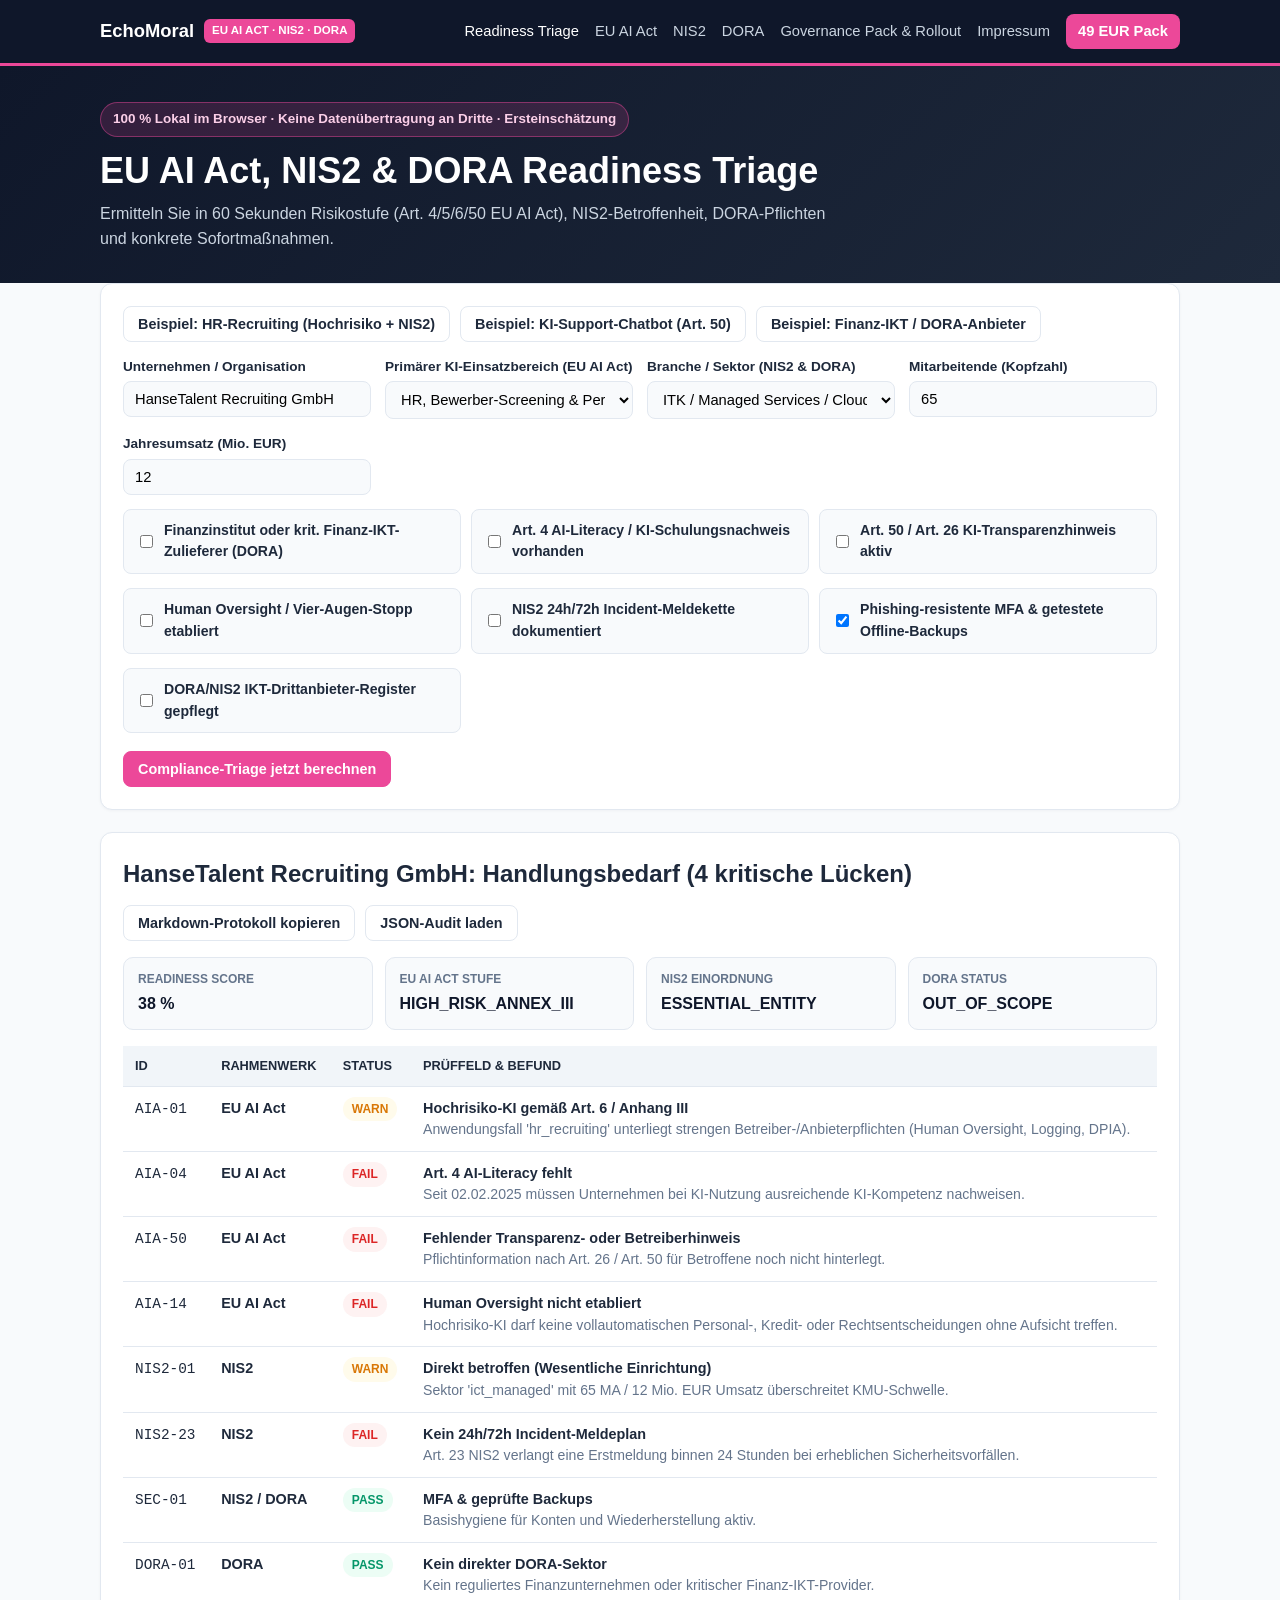
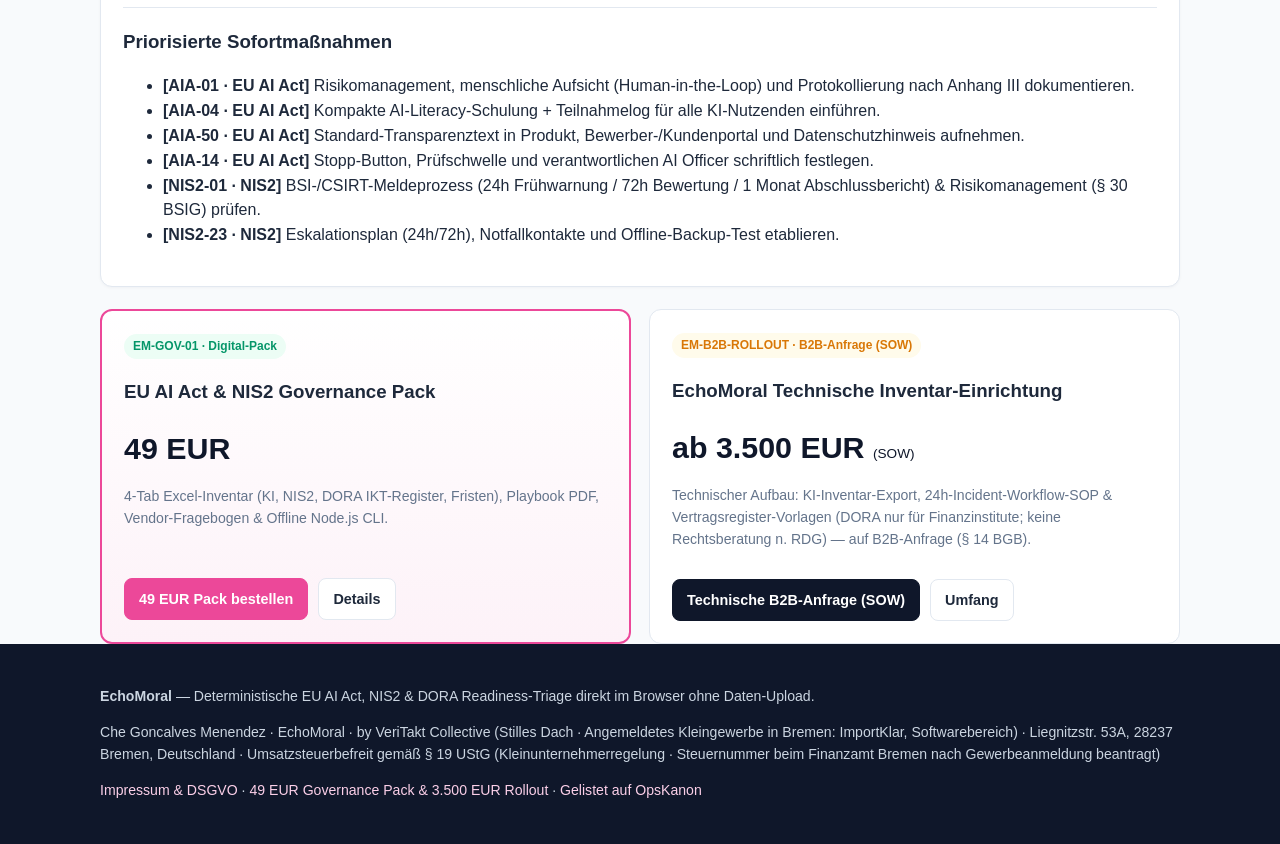
<file: index.html>
<!DOCTYPE html>
<html lang="de">
<head>
  <meta charset="utf-8" />
  <meta name="viewport" content="width=device-width, initial-scale=1" />
  <title>EchoMoral — EU AI Act, NIS2 &amp; DORA Compliance-OS (100 % lokal)</title>
  <meta name="description" content="Deterministische EU AI Act, NIS2 &amp; DORA Readiness-Triage direkt im Browser ohne Daten-Upload." />
  <link rel="canonical" href="https://cheresonanz-design.github.io/echomoral-compliance/" />
  <link rel="stylesheet" href="assets/styles.css" />
  <script type="application/ld+json">{"@context": "https://schema.org", "@type": "SoftwareApplication", "name": "EchoMoral EU AI Act, NIS2 & DORA Compliance Triage", "applicationCategory": "BusinessApplication", "operatingSystem": "Web Browser (Client-Side)", "offers": {"@type": "Offer", "price": "0", "priceCurrency": "EUR"}, "url": "https://cheresonanz-design.github.io/echomoral-compliance/"}</script>
</head>
<body>
  <header class="topbar no-print">
    <div class="container topbar-inner">
      <a class="brand-mark" href="index.html">
        <span>EchoMoral</span>
        <span class="brand-badge">EU AI ACT · NIS2 · DORA</span>
      </a>
      <nav class="nav-links" aria-label="Hauptnavigation">
        <a href="index.html" class="active">Readiness Triage</a>
<a href="eu-ai-act-check/" class="">EU AI Act</a>
<a href="nis2-checkliste/" class="">NIS2</a>
<a href="dora-readiness/" class="">DORA</a>
<a href="pro/" class="">Governance Pack & Rollout</a>
<a href="legal/" class="">Impressum</a>
        <a href="pro/" class="nav-cta">49 EUR Pack</a>
      </nav>
    </div>
  </header>
  
  <section class="hero">
    <div class="container">
      <div class="privacy-pill">100 % Lokal im Browser · Keine Datenübertragung an Dritte · Ersteinschätzung</div>
      <h1>EU AI Act, NIS2 &amp; DORA Readiness Triage</h1>
      <p>Ermitteln Sie in 60 Sekunden Risikostufe (Art. 4/5/6/50 EU AI Act), NIS2-Betroffenheit, DORA-Pflichten und konkrete Sofortmaßnahmen.</p>
    </div>
  </section>
  <main class="container">
    <div class="card no-print">
      <div class="btn-row" style="margin-top:0;margin-bottom:14px;">
        <button type="button" class="btn" id="sampleHrBtn">Beispiel: HR-Recruiting (Hochrisiko + NIS2)</button>
        <button type="button" class="btn" id="sampleBotBtn">Beispiel: KI-Support-Chatbot (Art. 50)</button>
        <button type="button" class="btn" id="sampleDoraBtn">Beispiel: Finanz-IKT / DORA-Anbieter</button>
      </div>
      <div class="form-grid">
        <div>
          <label for="orgName">Unternehmen / Organisation</label>
          <input type="text" id="orgName" value="Muster Mittelstand GmbH" />
        </div>
        <div>
          <label for="aiDomain">Primärer KI-Einsatzbereich (EU AI Act)</label>
          <select id="aiDomain">
            <option value="none">Kein produktives KI-System</option>
            <option value="hr_recruiting">HR, Bewerber-Screening &amp; Personal (Anhang III Hochrisiko)</option>
            <option value="credit_insurance">Kredit-Scoring / Versicherungs-Tarifierung (Hochrisiko)</option>
            <option value="biometric_id">Biometrische Identifizierung (Hochrisiko)</option>
            <option value="critical_infra">Kritische Infrastruktur / Energie / Verkehr (Hochrisiko)</option>
            <option value="education_vocational">Bildung / Prüfungsbewertung (Hochrisiko)</option>
            <option value="justice_law">Recht / Justiz-Unterstützung (Hochrisiko)</option>
            <option value="chatbot_assistant">Kunden-Chatbot / KI-Assistent (Art. 50 Transparenz)</option>
            <option value="synthetic_media">Synthetische Medien / Audio / Video (Art. 50)</option>
            <option value="standard_ops">Interne Büro-/Workflow-Automatisierung (Minimal Risk)</option>
            <option value="social_scoring">Social Scoring / Bewertung natürlicher Personen (Art. 5 Verbot)</option>
            <option value="emotion_workplace_edu">Emotionserkennung am Arbeitsplatz/Schule (Art. 5 Verbot)</option>
          </select>
        </div>
        <div>
          <label for="sectorSelect">Branche / Sektor (NIS2 &amp; DORA)</label>
          <select id="sectorSelect">
            <option value="other">Sonstiges B2B / Beratung / Agentur</option>
            <option value="ict_managed">ITK / Managed Services / Cloud-SaaS (NIS2 Wesentlich)</option>
            <option value="finance_banking">Finanzwesen / Banken / regulierter Finanz-ITK (DORA + NIS2)</option>
            <option value="health">Gesundheitswesen / Praxen / MedTech (NIS2 Wesentlich)</option>
            <option value="energy">Energie / Versorgung (NIS2 Wesentlich)</option>
            <option value="transport">Transport &amp; Logistik (NIS2 Wesentlich)</option>
            <option value="digital_infra">Digitale Infrastruktur / Rechenzentren (NIS2 Wesentlich)</option>
            <option value="manufacturing">Verarbeitendes Gewerbe / Maschinenbau (NIS2 Wichtig)</option>
            <option value="digital_providers">Online-Marktplätze / SaaS-Plattformen (NIS2 Wichtig)</option>
          </select>
        </div>
        <div>
          <label for="employeesInput">Mitarbeitende (Kopfzahl)</label>
          <input type="number" id="employeesInput" min="1" value="65" />
        </div>
        <div>
          <label for="revenueInput">Jahresumsatz (Mio. EUR)</label>
          <input type="number" id="revenueInput" min="0" step="0.1" value="12" />
        </div>
      </div>

      <div class="checks-grid">
        <label class="check-item"><input type="checkbox" id="doraCheck" /> Finanzinstitut oder krit. Finanz-IKT-Zulieferer (DORA)</label>
        <label class="check-item"><input type="checkbox" id="ctrlLiteracy" /> Art. 4 AI-Literacy / KI-Schulungsnachweis vorhanden</label>
        <label class="check-item"><input type="checkbox" id="ctrlTransparency" /> Art. 50 / Art. 26 KI-Transparenzhinweis aktiv</label>
        <label class="check-item"><input type="checkbox" id="ctrlOversight" /> Human Oversight / Vier-Augen-Stopp etabliert</label>
        <label class="check-item"><input type="checkbox" id="ctrlIncident" /> NIS2 24h/72h Incident-Meldekette dokumentiert</label>
        <label class="check-item"><input type="checkbox" id="ctrlMfa" /> Phishing-resistente MFA &amp; getestete Offline-Backups</label>
        <label class="check-item"><input type="checkbox" id="ctrlVendor" /> DORA/NIS2 IKT-Drittanbieter-Register gepflegt</label>
      </div>

      <div class="btn-row">
        <button type="button" class="btn btn-primary" id="runTriageBtn">Compliance-Triage jetzt berechnen</button>
      </div>
    </div>

    <div id="resultCard" class="card hidden">
      <div style="display:flex;flex-wrap:wrap;justify-content:space-between;align-items:center;gap:12px;">
        <h2 id="resultHeadline" style="margin:0;">Ergebnis</h2>
        <div class="btn-row no-print" style="margin:0;">
          <button type="button" class="btn" id="copyMdBtn">Markdown-Protokoll kopieren</button>
          <button type="button" class="btn" id="dlJsonBtn">JSON-Audit laden</button>
        </div>
      </div>
      <div class="kpi-grid">
        <div class="kpi-box"><div class="kpi-label">Readiness Score</div><div class="kpi-val" id="scoreKpi">-</div></div>
        <div class="kpi-box"><div class="kpi-label">EU AI Act Stufe</div><div class="kpi-val" id="aiTierKpi">-</div></div>
        <div class="kpi-box"><div class="kpi-label">NIS2 Einordnung</div><div class="kpi-val" id="nis2Kpi">-</div></div>
        <div class="kpi-box"><div class="kpi-label">DORA Status</div><div class="kpi-val" id="doraKpi">-</div></div>
      </div>
      <div class="table-wrap">
        <table>
          <thead><tr><th>ID</th><th>Rahmenwerk</th><th>Status</th><th>Prüffeld &amp; Befund</th></tr></thead>
          <tbody id="checksBody"></tbody>
        </table>
      </div>
      <h3>Priorisierte Sofortmaßnahmen</h3>
      <ul id="remediationList"></ul>
    </div>

    <div class="pricing-grid no-print">
      <div class="offer-card highlight">
        <div>
          <span class="badge badge-pass">EM-GOV-01 · Digital-Pack</span>
          <h3>EU AI Act &amp; NIS2 Governance Pack</h3>
          <div class="offer-price">49 EUR</div>
          <p class="muted">4-Tab Excel-Inventar (KI, NIS2, DORA IKT-Register, Fristen), Playbook PDF, Vendor-Fragebogen &amp; Offline Node.js CLI.</p>
        </div>
        <div class="btn-row">
          <a href="https://payhip.com/b/0EGUK" class="btn btn-primary">49 EUR Pack bestellen</a>
          <a href="pro/" class="btn">Details</a>
        </div>
      </div>
      <div class="offer-card">
        <div>
          <span class="badge badge-warn">EM-B2B-ROLLOUT · B2B-Anfrage (SOW)</span>
          <h3>EchoMoral Technische Inventar-Einrichtung</h3>
          <div class="offer-price">ab 3.500 EUR <span style="font-size:0.85rem;font-weight:500;">(SOW)</span></div>
          <p class="muted">Technischer Aufbau: KI-Inventar-Export, 24h-Incident-Workflow-SOP &amp; Vertragsregister-Vorlagen (DORA nur für Finanzinstitute; keine Rechtsberatung n. RDG) — auf B2B-Anfrage (§ 14 BGB).</p>
        </div>
        <div class="btn-row">
          <a href="mailto:che.resonanz@gmail.com?subject=Anfrage%20EchoMoral%20Compliance-OS%20Rollout%20%283.500%20EUR%29" class="btn btn-dark">Technische B2B-Anfrage (SOW)</a>
          <a href="pro/" class="btn">Umfang</a>
        </div>
      </div>
    </div>
  </main>

  <footer class="footer no-print">
    <div class="container">
      <p><strong>EchoMoral</strong> — Deterministische EU AI Act, NIS2 &amp; DORA Readiness-Triage direkt im Browser ohne Daten-Upload.</p>
      <p>Che Goncalves Menendez · EchoMoral · by VeriTakt Collective (Stilles Dach · Angemeldetes Kleingewerbe in Bremen: ImportKlar, Softwarebereich) · Liegnitzstr. 53A, 28237 Bremen, Deutschland · Umsatzsteuerbefreit gemäß § 19 UStG (Kleinunternehmerregelung · Steuernummer beim Finanzamt Bremen nach Gewerbeanmeldung beantragt)</p>
      <p>
        <a href="legal/">Impressum &amp; DSGVO</a> ·
        <a href="pro/">49 EUR Governance Pack &amp; 3.500 EUR Rollout</a> ·
        <a href="https://cheresonanz-design.github.io/opskanon-directory/" target="_blank" rel="noopener">Gelistet auf OpsKanon</a>
      </p>
    </div>
  </footer>
  <script src="assets/compliance_engine.js"></script><script src="assets/app.js"></script>
</body>
</html>
</file>
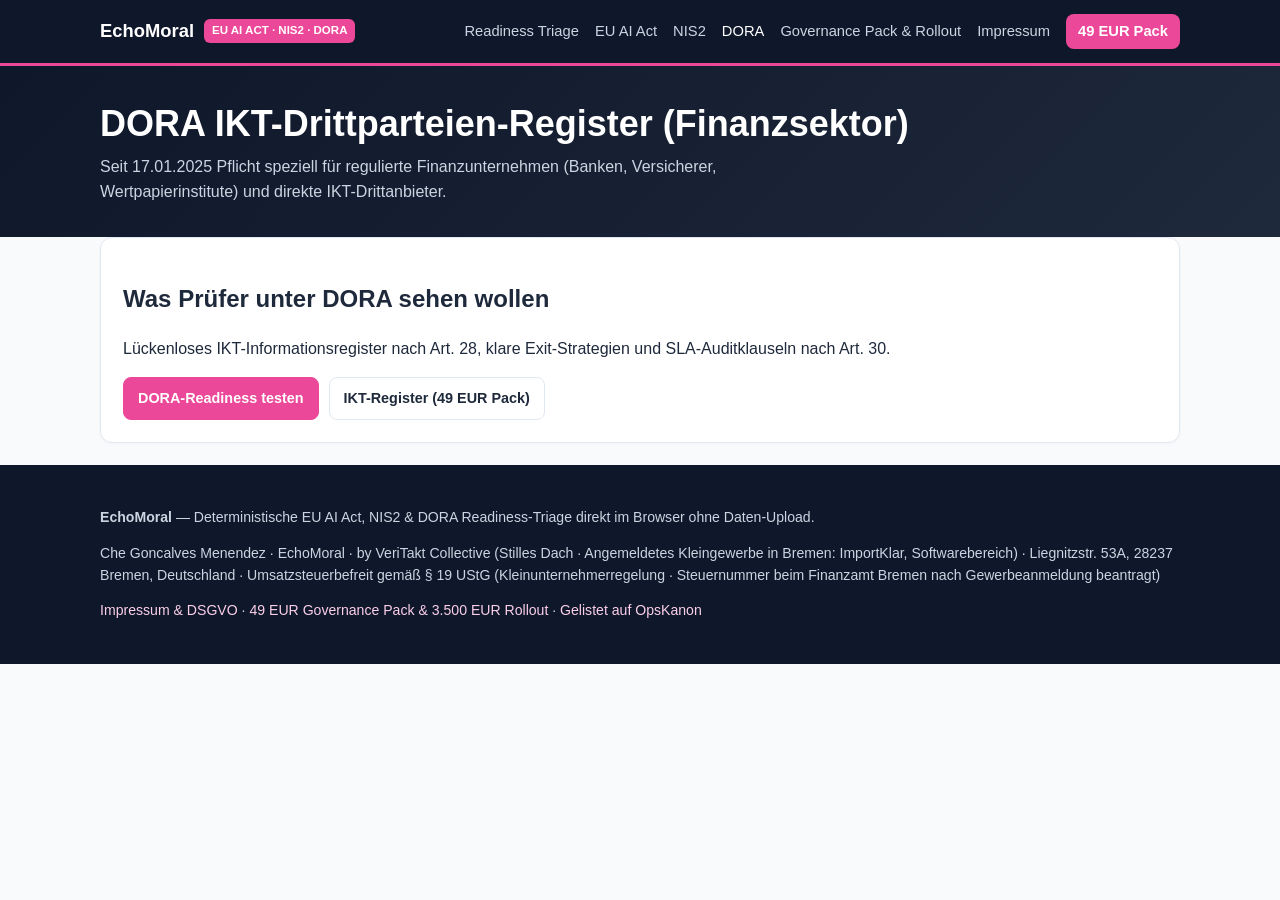
<file: dora-readiness/index.html>
<!DOCTYPE html>
<html lang="de">
<head>
  <meta charset="utf-8" />
  <meta name="viewport" content="width=device-width, initial-scale=1" />
  <title>DORA IKT-Drittparteienregister &amp; Readiness — EchoMoral</title>
  <meta name="description" content="DORA Art. 28 Informationsregister-Vorlage &amp; Exit-Checkliste für regulierte Finanzinstitute und deren direkte IKT-Drittdienstleister." />
  <link rel="canonical" href="https://cheresonanz-design.github.io/echomoral-compliance/dora-readiness/" />
  <link rel="stylesheet" href="../assets/styles.css" />
  
</head>
<body>
  <header class="topbar no-print">
    <div class="container topbar-inner">
      <a class="brand-mark" href="../index.html">
        <span>EchoMoral</span>
        <span class="brand-badge">EU AI ACT · NIS2 · DORA</span>
      </a>
      <nav class="nav-links" aria-label="Hauptnavigation">
        <a href="../index.html" class="">Readiness Triage</a>
<a href="../eu-ai-act-check/" class="">EU AI Act</a>
<a href="../nis2-checkliste/" class="">NIS2</a>
<a href="../dora-readiness/" class="active">DORA</a>
<a href="../pro/" class="">Governance Pack & Rollout</a>
<a href="../legal/" class="">Impressum</a>
        <a href="../pro/" class="nav-cta">49 EUR Pack</a>
      </nav>
    </div>
  </header>
  
  <section class="hero"><div class="container"><h1>DORA IKT-Drittparteien-Register (Finanzsektor)</h1><p>Seit 17.01.2025 Pflicht speziell für regulierte Finanzunternehmen (Banken, Versicherer, Wertpapierinstitute) und direkte IKT-Drittanbieter.</p></div></section>
  <main class="container"><div class="card">
    <h2>Was Prüfer unter DORA sehen wollen</h2>
    <p>Lückenloses IKT-Informationsregister nach Art. 28, klare Exit-Strategien und SLA-Auditklauseln nach Art. 30.</p>
    <div class="btn-row"><a href="../index.html" class="btn btn-primary">DORA-Readiness testen</a><a href="../pro/" class="btn">IKT-Register (49 EUR Pack)</a></div>
  </div></main>
  <footer class="footer no-print">
    <div class="container">
      <p><strong>EchoMoral</strong> — Deterministische EU AI Act, NIS2 &amp; DORA Readiness-Triage direkt im Browser ohne Daten-Upload.</p>
      <p>Che Goncalves Menendez · EchoMoral · by VeriTakt Collective (Stilles Dach · Angemeldetes Kleingewerbe in Bremen: ImportKlar, Softwarebereich) · Liegnitzstr. 53A, 28237 Bremen, Deutschland · Umsatzsteuerbefreit gemäß § 19 UStG (Kleinunternehmerregelung · Steuernummer beim Finanzamt Bremen nach Gewerbeanmeldung beantragt)</p>
      <p>
        <a href="../legal/">Impressum &amp; DSGVO</a> ·
        <a href="../pro/">49 EUR Governance Pack &amp; 3.500 EUR Rollout</a> ·
        <a href="https://cheresonanz-design.github.io/opskanon-directory/" target="_blank" rel="noopener">Gelistet auf OpsKanon</a>
      </p>
    </div>
  </footer>
  
</body>
</html>
</file>
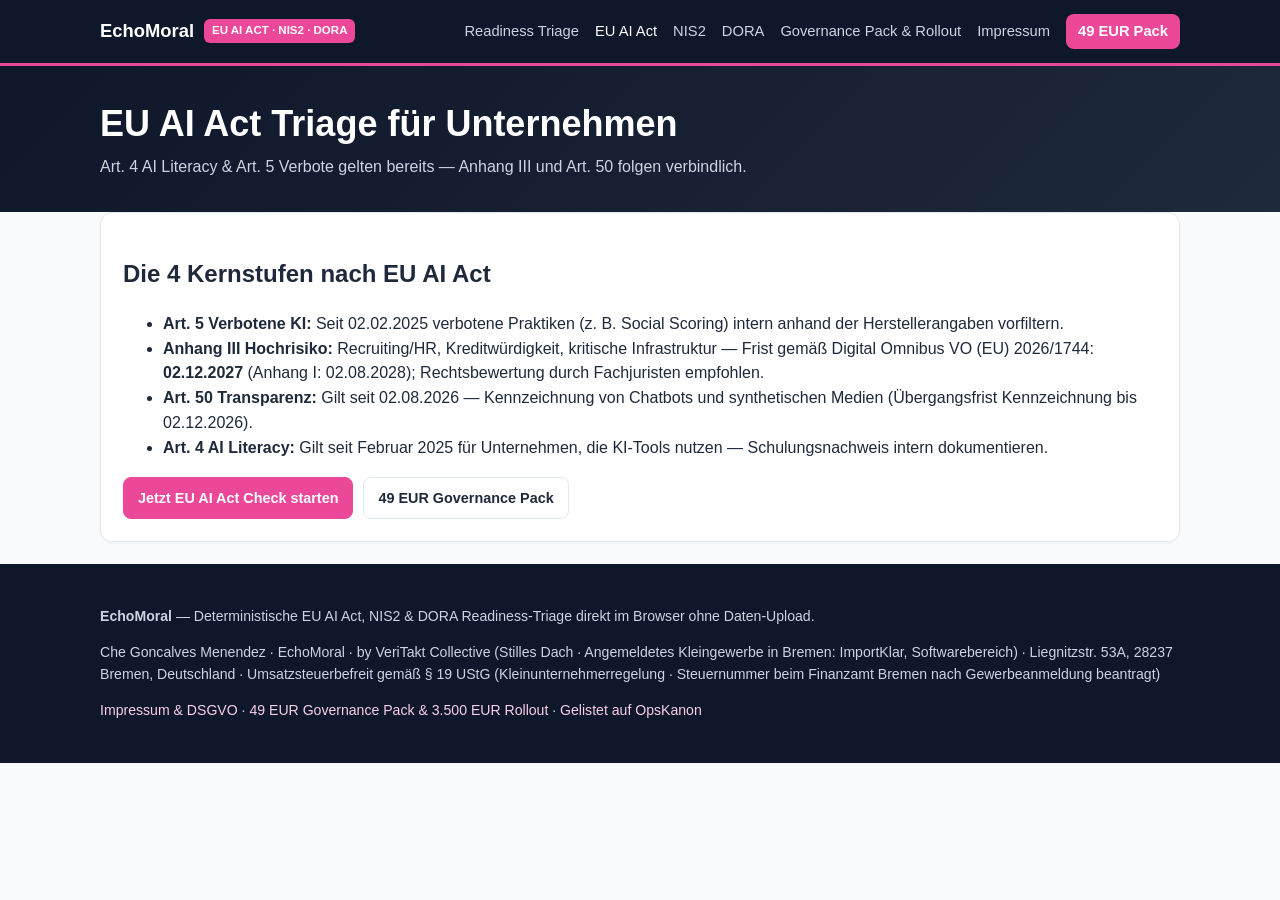
<file: eu-ai-act-check/index.html>
<!DOCTYPE html>
<html lang="de">
<head>
  <meta charset="utf-8" />
  <meta name="viewport" content="width=device-width, initial-scale=1" />
  <title>EU AI Act Check 2025/2026 (Art. 4, 5, 6 &amp; 50) — EchoMoral</title>
  <meta name="description" content="Prüfen Sie verbotene Praktiken, AI Literacy Pflicht (seit 02.02.2025), Anhang-III-Hochrisiko und Art. 50 Transparenz lokal im Browser." />
  <link rel="canonical" href="https://cheresonanz-design.github.io/echomoral-compliance/eu-ai-act-check/" />
  <link rel="stylesheet" href="../assets/styles.css" />
  
</head>
<body>
  <header class="topbar no-print">
    <div class="container topbar-inner">
      <a class="brand-mark" href="../index.html">
        <span>EchoMoral</span>
        <span class="brand-badge">EU AI ACT · NIS2 · DORA</span>
      </a>
      <nav class="nav-links" aria-label="Hauptnavigation">
        <a href="../index.html" class="">Readiness Triage</a>
<a href="../eu-ai-act-check/" class="active">EU AI Act</a>
<a href="../nis2-checkliste/" class="">NIS2</a>
<a href="../dora-readiness/" class="">DORA</a>
<a href="../pro/" class="">Governance Pack & Rollout</a>
<a href="../legal/" class="">Impressum</a>
        <a href="../pro/" class="nav-cta">49 EUR Pack</a>
      </nav>
    </div>
  </header>
  
  <section class="hero"><div class="container"><h1>EU AI Act Triage für Unternehmen</h1><p>Art. 4 AI Literacy &amp; Art. 5 Verbote gelten bereits — Anhang III und Art. 50 folgen verbindlich.</p></div></section>
  <main class="container"><div class="card">
    <h2>Die 4 Kernstufen nach EU AI Act</h2>
    <ul>
      <li><strong>Art. 5 Verbotene KI:</strong> Seit 02.02.2025 verbotene Praktiken (z. B. Social Scoring) intern anhand der Herstellerangaben vorfiltern.</li>
      <li><strong>Anhang III Hochrisiko:</strong> Recruiting/HR, Kreditwürdigkeit, kritische Infrastruktur — Frist gemäß Digital Omnibus VO (EU) 2026/1744: <strong>02.12.2027</strong> (Anhang I: 02.08.2028); Rechtsbewertung durch Fachjuristen empfohlen.</li>
      <li><strong>Art. 50 Transparenz:</strong> Gilt seit 02.08.2026 — Kennzeichnung von Chatbots und synthetischen Medien (Übergangsfrist Kennzeichnung bis 02.12.2026).</li>
      <li><strong>Art. 4 AI Literacy:</strong> Gilt seit Februar 2025 für Unternehmen, die KI-Tools nutzen — Schulungsnachweis intern dokumentieren.</li>
    </ul>
    <div class="btn-row"><a href="../index.html" class="btn btn-primary">Jetzt EU AI Act Check starten</a><a href="../pro/" class="btn">49 EUR Governance Pack</a></div>
  </div></main>
  <footer class="footer no-print">
    <div class="container">
      <p><strong>EchoMoral</strong> — Deterministische EU AI Act, NIS2 &amp; DORA Readiness-Triage direkt im Browser ohne Daten-Upload.</p>
      <p>Che Goncalves Menendez · EchoMoral · by VeriTakt Collective (Stilles Dach · Angemeldetes Kleingewerbe in Bremen: ImportKlar, Softwarebereich) · Liegnitzstr. 53A, 28237 Bremen, Deutschland · Umsatzsteuerbefreit gemäß § 19 UStG (Kleinunternehmerregelung · Steuernummer beim Finanzamt Bremen nach Gewerbeanmeldung beantragt)</p>
      <p>
        <a href="../legal/">Impressum &amp; DSGVO</a> ·
        <a href="../pro/">49 EUR Governance Pack &amp; 3.500 EUR Rollout</a> ·
        <a href="https://cheresonanz-design.github.io/opskanon-directory/" target="_blank" rel="noopener">Gelistet auf OpsKanon</a>
      </p>
    </div>
  </footer>
  
</body>
</html>
</file>
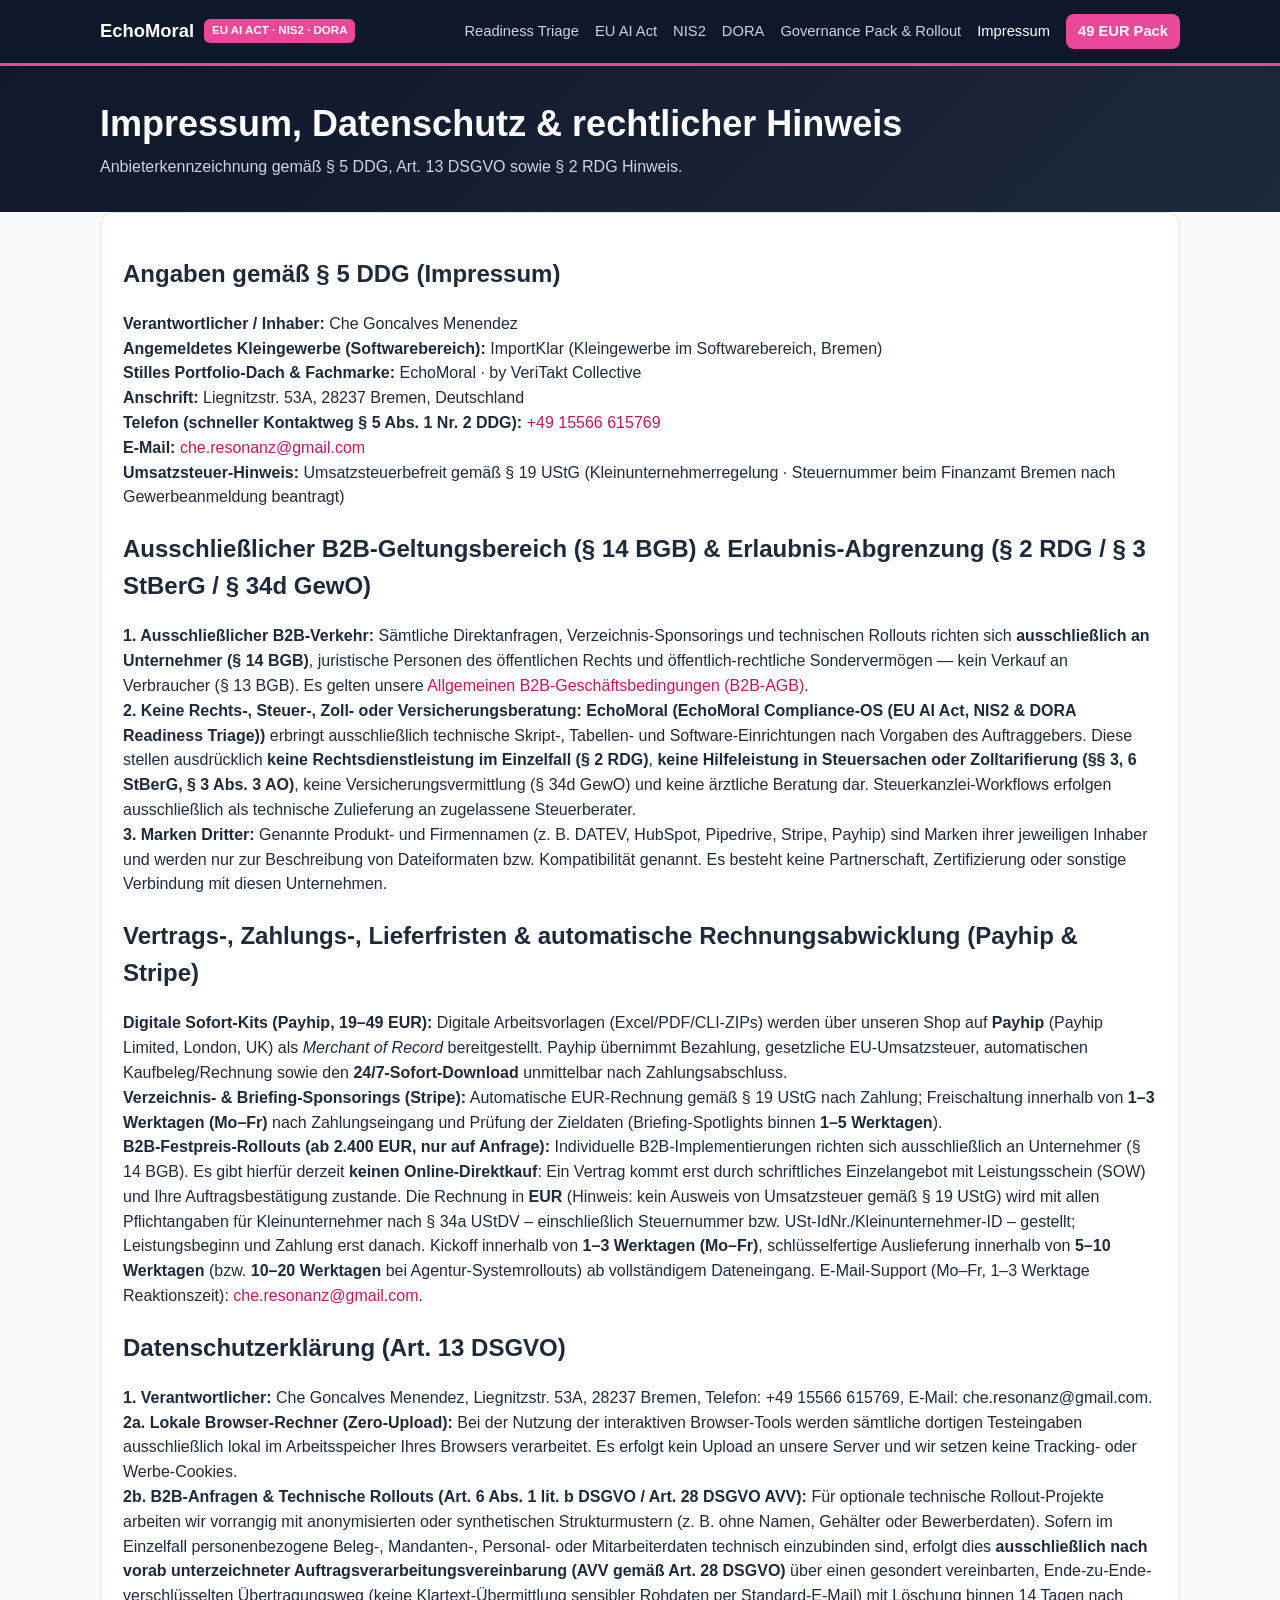
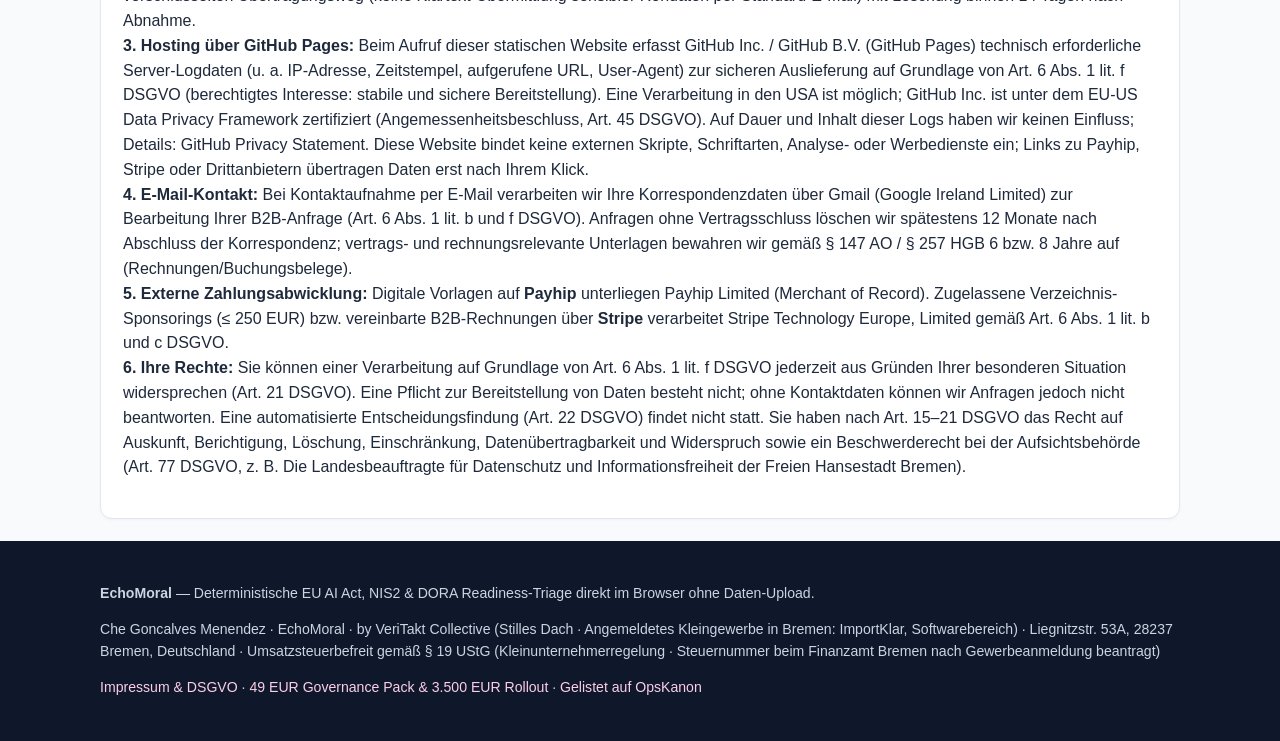
<file: legal/index.html>
<!DOCTYPE html>
<html lang="de">
<head>
  <meta charset="utf-8" />
  <meta name="viewport" content="width=device-width, initial-scale=1" />
  <title>Impressum &amp; Datenschutz — EchoMoral</title>
  <meta name="description" content="Anbieterkennzeichnung § 5 DDG, Art. 13 DSGVO und Hinweis zur client-seitigen Verarbeitung ohne Rechtsberatung." />
  <link rel="canonical" href="https://cheresonanz-design.github.io/echomoral-compliance/legal/" />
  <link rel="stylesheet" href="../assets/styles.css" />
  
</head>
<body>
  <header class="topbar no-print">
    <div class="container topbar-inner">
      <a class="brand-mark" href="../index.html">
        <span>EchoMoral</span>
        <span class="brand-badge">EU AI ACT · NIS2 · DORA</span>
      </a>
      <nav class="nav-links" aria-label="Hauptnavigation">
        <a href="../index.html" class="">Readiness Triage</a>
<a href="../eu-ai-act-check/" class="">EU AI Act</a>
<a href="../nis2-checkliste/" class="">NIS2</a>
<a href="../dora-readiness/" class="">DORA</a>
<a href="../pro/" class="">Governance Pack & Rollout</a>
<a href="../legal/" class="active">Impressum</a>
        <a href="../pro/" class="nav-cta">49 EUR Pack</a>
      </nav>
    </div>
  </header>
  <section class="hero"><div class="container"><h1>Impressum, Datenschutz &amp; rechtlicher Hinweis</h1><p>Anbieterkennzeichnung gemäß § 5 DDG, Art. 13 DSGVO sowie § 2 RDG Hinweis.</p></div></section><main class="container">
    <div class="card">
      <h2>Angaben gemäß § 5 DDG (Impressum)</h2>
      <p>
        <strong>Verantwortlicher / Inhaber:</strong> Che Goncalves Menendez<br />
        <strong>Angemeldetes Kleingewerbe (Softwarebereich):</strong> ImportKlar (Kleingewerbe im Softwarebereich, Bremen)<br />
        <strong>Stilles Portfolio-Dach &amp; Fachmarke:</strong> EchoMoral · by VeriTakt Collective<br />
        <strong>Anschrift:</strong> Liegnitzstr. 53A, 28237 Bremen, Deutschland<br />
        <strong>Telefon (schneller Kontaktweg § 5 Abs. 1 Nr. 2 DDG):</strong> <a href="tel:+4915566615769">+49 15566 615769</a><br />
        <strong>E-Mail:</strong> <a href="mailto:che.resonanz@gmail.com">che.resonanz@gmail.com</a><br />
        <strong>Umsatzsteuer-Hinweis:</strong> Umsatzsteuerbefreit gemäß § 19 UStG (Kleinunternehmerregelung · Steuernummer beim Finanzamt Bremen nach Gewerbeanmeldung beantragt)
      </p>

      <h2>Ausschließlicher B2B-Geltungsbereich (§ 14 BGB) &amp; Erlaubnis-Abgrenzung (§ 2 RDG / § 3 StBerG / § 34d GewO)</h2>
      <p>
        <strong>1. Ausschließlicher B2B-Verkehr:</strong> Sämtliche Direktanfragen, Verzeichnis-Sponsorings und technischen Rollouts richten sich
        <strong>ausschließlich an Unternehmer (§ 14 BGB)</strong>, juristische Personen des öffentlichen Rechts und öffentlich-rechtliche Sondervermögen — kein Verkauf an Verbraucher (§ 13 BGB).
        Es gelten unsere <a href="https://cheresonanz-design.github.io/opskanon-directory/agb/" target="_blank" rel="noopener">Allgemeinen B2B-Geschäftsbedingungen (B2B-AGB)</a>.<br />
        <strong>2. Keine Rechts-, Steuer-, Zoll- oder Versicherungsberatung:</strong> <strong>EchoMoral (EchoMoral Compliance-OS (EU AI Act, NIS2 &amp; DORA Readiness Triage))</strong> erbringt ausschließlich
        technische Skript-, Tabellen- und Software-Einrichtungen nach Vorgaben des Auftraggebers. Diese stellen ausdrücklich <strong>keine Rechtsdienstleistung im Einzelfall (§ 2 RDG)</strong>,
        <strong>keine Hilfeleistung in Steuersachen oder Zolltarifierung (§§ 3, 6 StBerG, § 3 Abs. 3 AO)</strong>, keine Versicherungsvermittlung (§ 34d GewO) und keine ärztliche Beratung dar.
        Steuerkanzlei-Workflows erfolgen ausschließlich als technische Zulieferung an zugelassene Steuerberater.<br />
        <strong>3. Marken Dritter:</strong> Genannte Produkt- und Firmennamen (z. B. DATEV, HubSpot, Pipedrive, Stripe, Payhip) sind Marken ihrer jeweiligen Inhaber
        und werden nur zur Beschreibung von Dateiformaten bzw. Kompatibilität genannt. Es besteht keine Partnerschaft, Zertifizierung oder sonstige Verbindung mit diesen Unternehmen.
      </p>
      
      <h2>Vertrags-, Zahlungs-, Lieferfristen &amp; automatische Rechnungsabwicklung (Payhip &amp; Stripe)</h2>
      <p>
        <strong>Digitale Sofort-Kits (Payhip, 19–49 EUR):</strong> Digitale Arbeitsvorlagen (Excel/PDF/CLI-ZIPs) werden über unseren Shop auf
        <strong>Payhip</strong> (Payhip Limited, London, UK) als <em>Merchant of Record</em> bereitgestellt. Payhip übernimmt Bezahlung,
        gesetzliche EU-Umsatzsteuer, automatischen Kaufbeleg/Rechnung sowie den <strong>24/7-Sofort-Download</strong> unmittelbar nach Zahlungsabschluss.<br />
        <strong>Verzeichnis- &amp; Briefing-Sponsorings (Stripe):</strong> Automatische EUR-Rechnung gemäß § 19 UStG nach Zahlung; Freischaltung
        innerhalb von <strong>1–3 Werktagen (Mo–Fr)</strong> nach Zahlungseingang und Prüfung der Zieldaten (Briefing-Spotlights binnen <strong>1–5 Werktagen</strong>).<br />
        <strong>B2B-Festpreis-Rollouts (ab 2.400 EUR, nur auf Anfrage):</strong> Individuelle B2B-Implementierungen richten sich ausschließlich an Unternehmer (§ 14 BGB).
        Es gibt hierfür derzeit <strong>keinen Online-Direktkauf</strong>: Ein Vertrag kommt erst durch schriftliches Einzelangebot mit Leistungsschein (SOW) und
        Ihre Auftragsbestätigung zustande. Die Rechnung in <strong>EUR</strong> (Hinweis: kein Ausweis von Umsatzsteuer gemäß § 19 UStG) wird mit allen Pflichtangaben
        für Kleinunternehmer nach § 34a UStDV – einschließlich Steuernummer bzw. USt-IdNr./Kleinunternehmer-ID – gestellt; Leistungsbeginn und Zahlung erst danach. Kickoff innerhalb von <strong>1–3 Werktagen (Mo–Fr)</strong>,
        schlüsselfertige Auslieferung innerhalb von <strong>5–10 Werktagen</strong> (bzw. <strong>10–20 Werktagen</strong> bei Agentur-Systemrollouts) ab vollständigem Dateneingang.
        E-Mail-Support (Mo–Fr, 1–3 Werktage Reaktionszeit): <a href="mailto:che.resonanz@gmail.com">che.resonanz@gmail.com</a>.
      </p>

      <h2>Datenschutzerklärung (Art. 13 DSGVO)</h2>
      <p>
        <strong>1. Verantwortlicher:</strong> Che Goncalves Menendez, Liegnitzstr. 53A, 28237 Bremen, Telefon: +49 15566 615769, E-Mail: che.resonanz@gmail.com.<br />
        <strong>2a. Lokale Browser-Rechner (Zero-Upload):</strong> Bei der Nutzung der interaktiven Browser-Tools werden sämtliche dortigen Testeingaben
        ausschließlich lokal im Arbeitsspeicher Ihres Browsers verarbeitet. Es erfolgt kein Upload an unsere Server und wir setzen keine Tracking- oder Werbe-Cookies.<br />
        <strong>2b. B2B-Anfragen &amp; Technische Rollouts (Art. 6 Abs. 1 lit. b DSGVO / Art. 28 DSGVO AVV):</strong> Für optionale technische Rollout-Projekte arbeiten wir
        vorrangig mit anonymisierten oder synthetischen Strukturmustern (z. B. ohne Namen, Gehälter oder Bewerberdaten). Sofern im Einzelfall personenbezogene Beleg-, Mandanten-,
        Personal- oder Mitarbeiterdaten technisch einzubinden sind, erfolgt dies <strong>ausschließlich nach vorab unterzeichneter Auftragsverarbeitungsvereinbarung (AVV gemäß Art. 28 DSGVO)</strong>
        über einen gesondert vereinbarten, Ende-zu-Ende-verschlüsselten Übertragungsweg (keine Klartext-Übermittlung sensibler Rohdaten per Standard-E-Mail) mit Löschung binnen 14 Tagen nach Abnahme.<br />
        <strong>3. Hosting über GitHub Pages:</strong> Beim Aufruf dieser statischen Website erfasst GitHub Inc. / GitHub B.V. (GitHub Pages) technisch erforderliche
        Server-Logdaten (u. a. IP-Adresse, Zeitstempel, aufgerufene URL, User-Agent) zur sicheren Auslieferung auf Grundlage von Art. 6 Abs. 1 lit. f DSGVO
        (berechtigtes Interesse: stabile und sichere Bereitstellung). Eine Verarbeitung in den USA ist möglich; GitHub Inc. ist unter dem EU-US Data Privacy Framework
        zertifiziert (Angemessenheitsbeschluss, Art. 45 DSGVO). Auf Dauer und Inhalt dieser Logs haben wir keinen Einfluss; Details: GitHub Privacy Statement.
        Diese Website bindet keine externen Skripte, Schriftarten, Analyse- oder Werbedienste ein; Links zu Payhip, Stripe oder Drittanbietern übertragen Daten erst nach Ihrem Klick.<br />
        <strong>4. E-Mail-Kontakt:</strong> Bei Kontaktaufnahme per E-Mail verarbeiten wir Ihre Korrespondenzdaten über Gmail (Google Ireland Limited) zur Bearbeitung Ihrer B2B-Anfrage (Art. 6 Abs. 1 lit. b und f DSGVO). Anfragen ohne Vertragsschluss löschen wir spätestens 12 Monate nach Abschluss der Korrespondenz;
        vertrags- und rechnungsrelevante Unterlagen bewahren wir gemäß § 147 AO / § 257 HGB 6 bzw. 8 Jahre auf (Rechnungen/Buchungsbelege).<br />
        <strong>5. Externe Zahlungsabwicklung:</strong> Digitale Vorlagen auf <strong>Payhip</strong> unterliegen Payhip Limited (Merchant of Record). Zugelassene Verzeichnis-Sponsorings (&le; 250 EUR) bzw. vereinbarte B2B-Rechnungen über <strong>Stripe</strong> verarbeitet Stripe Technology Europe, Limited gemäß Art. 6 Abs. 1 lit. b und c DSGVO.<br />
        <strong>6. Ihre Rechte:</strong> Sie können einer Verarbeitung auf Grundlage von Art. 6 Abs. 1 lit. f DSGVO jederzeit aus Gründen Ihrer besonderen Situation widersprechen (Art. 21 DSGVO).
        Eine Pflicht zur Bereitstellung von Daten besteht nicht; ohne Kontaktdaten können wir Anfragen jedoch nicht beantworten. Eine automatisierte Entscheidungsfindung (Art. 22 DSGVO) findet nicht statt.
        Sie haben nach Art. 15–21 DSGVO das Recht auf Auskunft, Berichtigung, Löschung, Einschränkung, Datenübertragbarkeit und Widerspruch sowie ein Beschwerderecht bei der Aufsichtsbehörde (Art. 77 DSGVO, z. B. Die Landesbeauftragte für Datenschutz und Informationsfreiheit der Freien Hansestadt Bremen).
      </p>
    </div>
    </main>
  <footer class="footer no-print">
    <div class="container">
      <p><strong>EchoMoral</strong> — Deterministische EU AI Act, NIS2 &amp; DORA Readiness-Triage direkt im Browser ohne Daten-Upload.</p>
      <p>Che Goncalves Menendez · EchoMoral · by VeriTakt Collective (Stilles Dach · Angemeldetes Kleingewerbe in Bremen: ImportKlar, Softwarebereich) · Liegnitzstr. 53A, 28237 Bremen, Deutschland · Umsatzsteuerbefreit gemäß § 19 UStG (Kleinunternehmerregelung · Steuernummer beim Finanzamt Bremen nach Gewerbeanmeldung beantragt)</p>
      <p>
        <a href="../legal/">Impressum &amp; DSGVO</a> ·
        <a href="../pro/">49 EUR Governance Pack &amp; 3.500 EUR Rollout</a> ·
        <a href="https://cheresonanz-design.github.io/opskanon-directory/" target="_blank" rel="noopener">Gelistet auf OpsKanon</a>
      </p>
    </div>
  </footer>
  
</body>
</html>
</file>
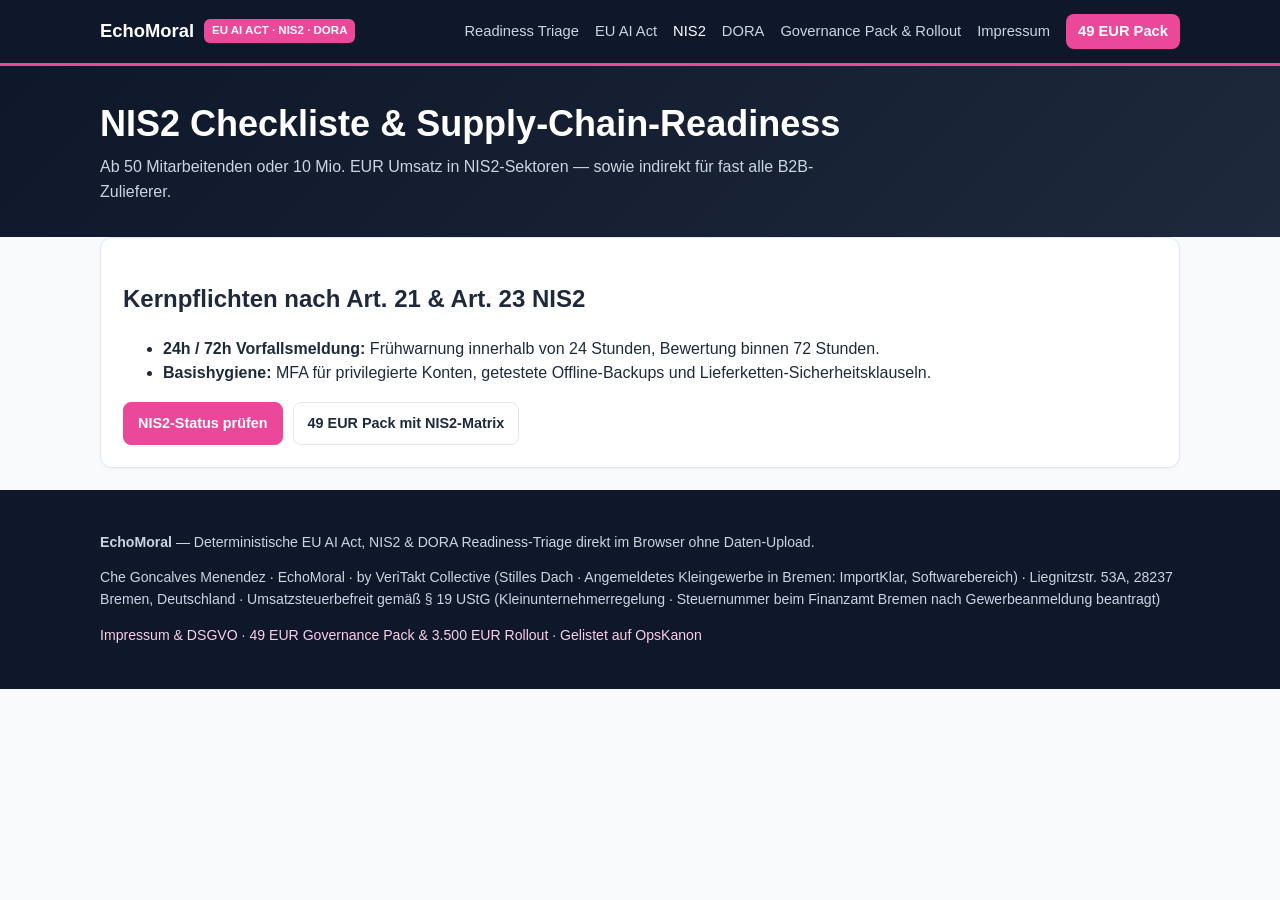
<file: nis2-checkliste/index.html>
<!DOCTYPE html>
<html lang="de">
<head>
  <meta charset="utf-8" />
  <meta name="viewport" content="width=device-width, initial-scale=1" />
  <title>NIS2 Checkliste &amp; 24h-Meldepflicht für DACH-KMU — EchoMoral</title>
  <meta name="description" content="Wesentliche vs. wichtige Einrichtungen, Schwellenwerte (50 MA / 10 Mio. EUR) und Supply-Chain-Nachweise unter NIS2." />
  <link rel="canonical" href="https://cheresonanz-design.github.io/echomoral-compliance/nis2-checkliste/" />
  <link rel="stylesheet" href="../assets/styles.css" />
  
</head>
<body>
  <header class="topbar no-print">
    <div class="container topbar-inner">
      <a class="brand-mark" href="../index.html">
        <span>EchoMoral</span>
        <span class="brand-badge">EU AI ACT · NIS2 · DORA</span>
      </a>
      <nav class="nav-links" aria-label="Hauptnavigation">
        <a href="../index.html" class="">Readiness Triage</a>
<a href="../eu-ai-act-check/" class="">EU AI Act</a>
<a href="../nis2-checkliste/" class="active">NIS2</a>
<a href="../dora-readiness/" class="">DORA</a>
<a href="../pro/" class="">Governance Pack & Rollout</a>
<a href="../legal/" class="">Impressum</a>
        <a href="../pro/" class="nav-cta">49 EUR Pack</a>
      </nav>
    </div>
  </header>
  
  <section class="hero"><div class="container"><h1>NIS2 Checkliste &amp; Supply-Chain-Readiness</h1><p>Ab 50 Mitarbeitenden oder 10 Mio. EUR Umsatz in NIS2-Sektoren — sowie indirekt für fast alle B2B-Zulieferer.</p></div></section>
  <main class="container"><div class="card">
    <h2>Kernpflichten nach Art. 21 &amp; Art. 23 NIS2</h2>
    <ul>
      <li><strong>24h / 72h Vorfallsmeldung:</strong> Frühwarnung innerhalb von 24 Stunden, Bewertung binnen 72 Stunden.</li>
      <li><strong>Basishygiene:</strong> MFA für privilegierte Konten, getestete Offline-Backups und Lieferketten-Sicherheitsklauseln.</li>
    </ul>
    <div class="btn-row"><a href="../index.html" class="btn btn-primary">NIS2-Status prüfen</a><a href="../pro/" class="btn">49 EUR Pack mit NIS2-Matrix</a></div>
  </div></main>
  <footer class="footer no-print">
    <div class="container">
      <p><strong>EchoMoral</strong> — Deterministische EU AI Act, NIS2 &amp; DORA Readiness-Triage direkt im Browser ohne Daten-Upload.</p>
      <p>Che Goncalves Menendez · EchoMoral · by VeriTakt Collective (Stilles Dach · Angemeldetes Kleingewerbe in Bremen: ImportKlar, Softwarebereich) · Liegnitzstr. 53A, 28237 Bremen, Deutschland · Umsatzsteuerbefreit gemäß § 19 UStG (Kleinunternehmerregelung · Steuernummer beim Finanzamt Bremen nach Gewerbeanmeldung beantragt)</p>
      <p>
        <a href="../legal/">Impressum &amp; DSGVO</a> ·
        <a href="../pro/">49 EUR Governance Pack &amp; 3.500 EUR Rollout</a> ·
        <a href="https://cheresonanz-design.github.io/opskanon-directory/" target="_blank" rel="noopener">Gelistet auf OpsKanon</a>
      </p>
    </div>
  </footer>
  
</body>
</html>
</file>
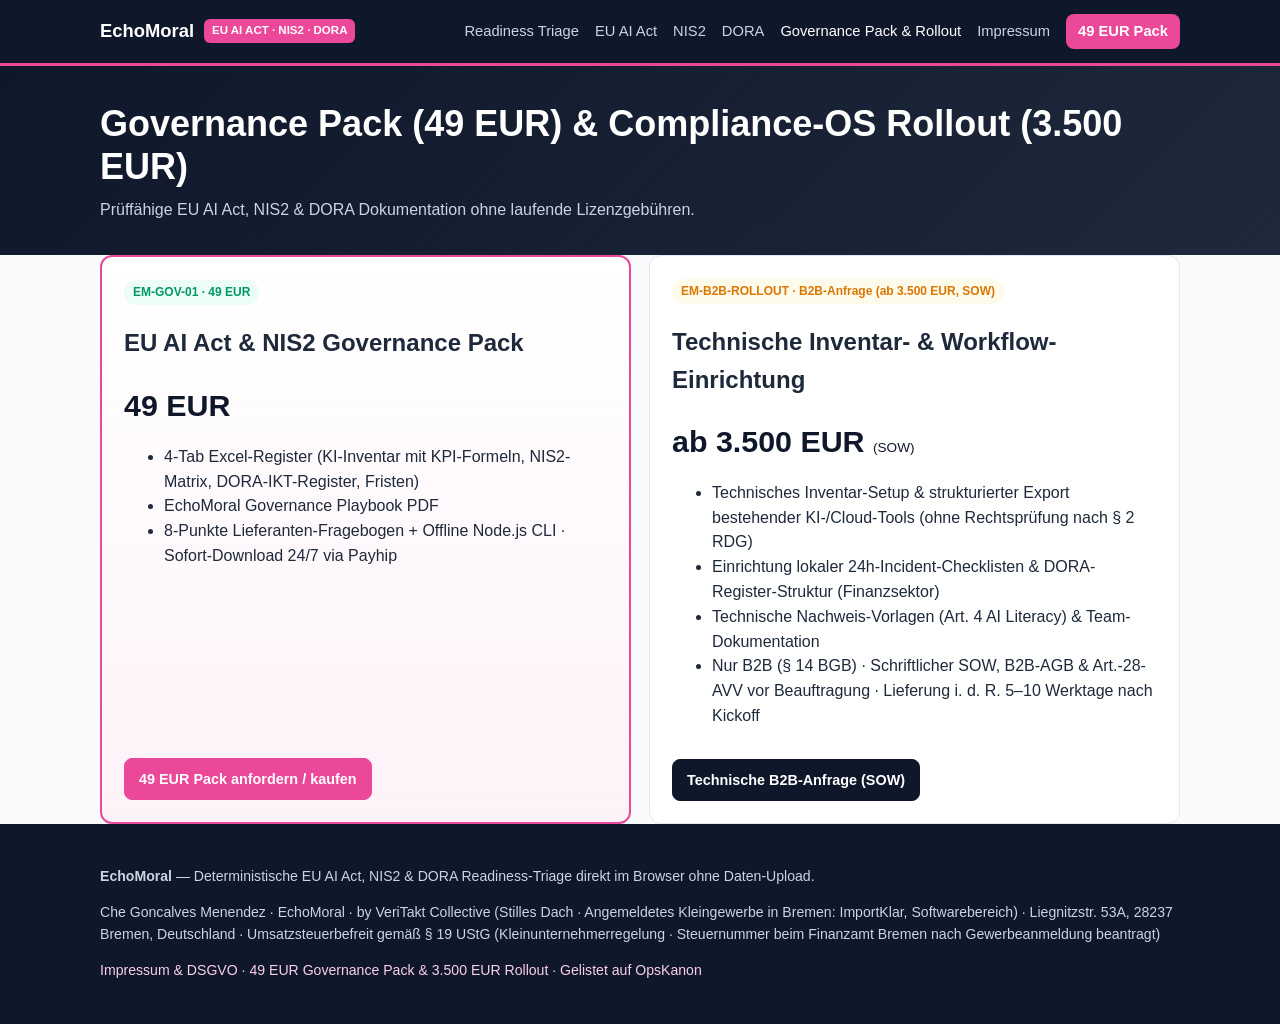
<file: pro/index.html>
<!DOCTYPE html>
<html lang="de">
<head>
  <meta charset="utf-8" />
  <meta name="viewport" content="width=device-width, initial-scale=1" />
  <title>EchoMoral Governance Pack (49 EUR) &amp; Rollout (3.500 EUR)</title>
  <meta name="description" content="Dual-Pricing ohne SaaS-Zwang: 4-Tab Excel-Matrix + Playbook oder schlüsselfertiges Compliance-OS." />
  <link rel="canonical" href="https://cheresonanz-design.github.io/echomoral-compliance/pro/" />
  <link rel="stylesheet" href="../assets/styles.css" />
  
</head>
<body>
  <header class="topbar no-print">
    <div class="container topbar-inner">
      <a class="brand-mark" href="../index.html">
        <span>EchoMoral</span>
        <span class="brand-badge">EU AI ACT · NIS2 · DORA</span>
      </a>
      <nav class="nav-links" aria-label="Hauptnavigation">
        <a href="../index.html" class="">Readiness Triage</a>
<a href="../eu-ai-act-check/" class="">EU AI Act</a>
<a href="../nis2-checkliste/" class="">NIS2</a>
<a href="../dora-readiness/" class="">DORA</a>
<a href="../pro/" class="active">Governance Pack & Rollout</a>
<a href="../legal/" class="">Impressum</a>
        <a href="../pro/" class="nav-cta">49 EUR Pack</a>
      </nav>
    </div>
  </header>
  
  <section class="hero"><div class="container"><h1>Governance Pack (49 EUR) &amp; Compliance-OS Rollout (3.500 EUR)</h1><p>Prüffähige EU AI Act, NIS2 &amp; DORA Dokumentation ohne laufende Lizenzgebühren.</p></div></section>
  <main class="container">
    <div class="pricing-grid">
      <div class="offer-card highlight">
        <div>
          <span class="badge badge-pass">EM-GOV-01 · 49 EUR</span>
          <h2>EU AI Act &amp; NIS2 Governance Pack</h2>
          <div class="offer-price">49 EUR</div>
          <ul>
            <li>4-Tab Excel-Register (KI-Inventar mit KPI-Formeln, NIS2-Matrix, DORA-IKT-Register, Fristen)</li>
            <li>EchoMoral Governance Playbook PDF</li>
            <li>8-Punkte Lieferanten-Fragebogen + Offline Node.js CLI · Sofort-Download 24/7 via Payhip</li>
          </ul>
        </div>
        <div class="btn-row"><a href="https://payhip.com/b/0EGUK" class="btn btn-primary">49 EUR Pack anfordern / kaufen</a></div>
      </div>
      <div class="offer-card">
        <div>
          <span class="badge badge-warn">EM-B2B-ROLLOUT · B2B-Anfrage (ab 3.500 EUR, SOW)</span>
          <h2>Technische Inventar- &amp; Workflow-Einrichtung</h2>
          <div class="offer-price">ab 3.500 EUR <span style="font-size:0.85rem;font-weight:500;">(SOW)</span></div>
          <ul>
            <li>Technisches Inventar-Setup &amp; strukturierter Export bestehender KI-/Cloud-Tools (ohne Rechtsprüfung nach § 2 RDG)</li>
            <li>Einrichtung lokaler 24h-Incident-Checklisten &amp; DORA-Register-Struktur (Finanzsektor)</li>
            <li>Technische Nachweis-Vorlagen (Art. 4 AI Literacy) &amp; Team-Dokumentation</li>
            <li>Nur B2B (§ 14 BGB) · Schriftlicher SOW, B2B-AGB &amp; Art.-28-AVV vor Beauftragung · Lieferung i. d. R. 5–10 Werktage nach Kickoff</li>
          </ul>
        </div>
        <div class="btn-row"><a href="mailto:che.resonanz@gmail.com?subject=Anfrage%20EchoMoral%20Compliance-OS%20Rollout%20%283.500%20EUR%29" class="btn btn-dark">Technische B2B-Anfrage (SOW)</a></div>
      </div>
    </div>
  </main>
  <footer class="footer no-print">
    <div class="container">
      <p><strong>EchoMoral</strong> — Deterministische EU AI Act, NIS2 &amp; DORA Readiness-Triage direkt im Browser ohne Daten-Upload.</p>
      <p>Che Goncalves Menendez · EchoMoral · by VeriTakt Collective (Stilles Dach · Angemeldetes Kleingewerbe in Bremen: ImportKlar, Softwarebereich) · Liegnitzstr. 53A, 28237 Bremen, Deutschland · Umsatzsteuerbefreit gemäß § 19 UStG (Kleinunternehmerregelung · Steuernummer beim Finanzamt Bremen nach Gewerbeanmeldung beantragt)</p>
      <p>
        <a href="../legal/">Impressum &amp; DSGVO</a> ·
        <a href="../pro/">49 EUR Governance Pack &amp; 3.500 EUR Rollout</a> ·
        <a href="https://cheresonanz-design.github.io/opskanon-directory/" target="_blank" rel="noopener">Gelistet auf OpsKanon</a>
      </p>
    </div>
  </footer>
  
</body>
</html>
</file>
<file: assets/styles.css>
:root {
  --bg: #f8fafc;
  --surface: #ffffff;
  --slate-900: #0f172a;
  --slate-800: #1e293b;
  --slate-500: #64748b;
  --border: #e2e8f0;
  --accent: #ec4899;
  --accent-dark: #be185d;
  --emerald: #059669;
  --emerald-soft: #ecfdf5;
  --amber: #d97706;
  --amber-soft: #fffbeb;
  --red: #dc2626;
  --red-soft: #fef2f2;
  --radius: 12px;
}
* { box-sizing: border-box; }
body {
  margin: 0;
  font-family: -apple-system, BlinkMacSystemFont, "Segoe UI", Roboto, Inter, Arial, sans-serif;
  background: var(--bg);
  color: var(--slate-800);
  line-height: 1.55;
}
a { color: var(--accent-dark); text-decoration: none; }
a:hover { text-decoration: underline; }
.container { max-width: 1120px; margin: 0 auto; padding: 0 20px; }
.topbar {
  background: var(--slate-900);
  color: #fff;
  border-bottom: 3px solid var(--accent);
  padding: 14px 0;
}
.topbar-inner { display: flex; flex-wrap: wrap; justify-content: space-between; align-items: center; gap: 12px; }
.brand-mark { color: #fff; font-weight: 800; font-size: 1.15rem; display: flex; align-items: center; gap: 10px; }
.brand-badge { background: var(--accent); color: #fff; font-size: 0.72rem; padding: 3px 8px; border-radius: 6px; }
.nav-links { display: flex; flex-wrap: wrap; gap: 16px; align-items: center; font-size: 0.92rem; }
.nav-links a { color: #cbd5e1; font-weight: 500; }
.nav-links a:hover, .nav-links a.active { color: #fff; text-decoration: none; }
.nav-cta { background: var(--accent); color: #fff !important; padding: 6px 12px; border-radius: 8px; font-weight: 700 !important; }
.hero { background: linear-gradient(135deg, #0f172a 0%, #1e293b 100%); color: #fff; padding: 36px 0 32px; }
.hero h1 { margin: 0 0 10px; font-size: clamp(1.6rem, 3vw, 2.25rem); line-height: 1.2; }
.hero p { margin: 0; color: #cbd5e1; max-width: 740px; }
.privacy-pill {
  display: inline-flex;
  background: rgba(236, 72, 153, 0.16);
  border: 1px solid rgba(236, 72, 153, 0.45);
  color: #fbcfe8;
  padding: 6px 12px;
  border-radius: 999px;
  font-size: 0.84rem;
  font-weight: 600;
  margin-bottom: 12px;
}
main { padding: 28px 0 48px; }
.card {
  background: var(--surface);
  border: 1px solid var(--border);
  border-radius: var(--radius);
  padding: 22px;
  margin-bottom: 22px;
  box-shadow: 0 1px 3px rgba(15,23,42,0.04);
}
.form-grid { display: grid; grid-template-columns: repeat(auto-fit, minmax(220px, 1fr)); gap: 14px; }
label { display: block; font-size: 0.85rem; font-weight: 700; margin-bottom: 4px; color: var(--slate-800); }
input[type="text"], input[type="number"], select {
  width: 100%;
  padding: 9px 11px;
  border: 1px solid var(--border);
  border-radius: 8px;
  font-size: 0.92rem;
  background: #f8fafc;
}
.checks-grid { display: grid; grid-template-columns: repeat(auto-fit, minmax(260px, 1fr)); gap: 10px; margin-top: 14px; }
.check-item {
  display: flex;
  align-items: center;
  gap: 8px;
  padding: 10px 12px;
  border: 1px solid var(--border);
  border-radius: 8px;
  background: #f8fafc;
  font-size: 0.88rem;
  font-weight: 600;
  cursor: pointer;
}
.btn-row { display: flex; flex-wrap: wrap; gap: 10px; margin-top: 14px; }
.btn {
  display: inline-flex; align-items: center; justify-content: center;
  border: 1px solid var(--border); background: #fff; color: var(--slate-800);
  padding: 9px 14px; border-radius: 8px; font-size: 0.9rem; font-weight: 600; cursor: pointer;
}
.btn:hover { background: #f1f5f9; text-decoration: none; }
.btn-primary { background: var(--accent); border-color: var(--accent); color: #fff; }
.btn-primary:hover { background: var(--accent-dark); border-color: var(--accent-dark); }
.btn-dark { background: var(--slate-900); border-color: var(--slate-900); color: #fff; }
.kpi-grid { display: grid; grid-template-columns: repeat(auto-fit, minmax(190px, 1fr)); gap: 12px; margin: 16px 0; }
.kpi-box { border: 1px solid var(--border); border-radius: 10px; padding: 12px 14px; background: #f8fafc; }
.kpi-label { font-size: 0.75rem; text-transform: uppercase; color: var(--slate-500); font-weight: 700; }
.kpi-val { font-size: 1rem; font-weight: 700; margin-top: 4px; color: var(--slate-900); }
.table-wrap { overflow-x: auto; }
table { width: 100%; border-collapse: collapse; font-size: 0.9rem; }
th, td { text-align: left; padding: 10px 12px; border-bottom: 1px solid var(--border); vertical-align: top; }
th { background: #f1f5f9; font-size: 0.8rem; text-transform: uppercase; }
.badge { display: inline-block; padding: 3px 9px; border-radius: 999px; font-size: 0.75rem; font-weight: 800; }
.badge-pass { background: var(--emerald-soft); color: var(--emerald); }
.badge-warn { background: var(--amber-soft); color: var(--amber); }
.badge-fail { background: var(--red-soft); color: var(--red); }
.pricing-grid { display: grid; grid-template-columns: repeat(auto-fit, minmax(290px, 1fr)); gap: 18px; }
.offer-card { border: 1px solid var(--border); border-radius: var(--radius); padding: 22px; background: #fff; display: flex; flex-direction: column; justify-content: space-between; }
.offer-card.highlight { border: 2px solid var(--accent); background: linear-gradient(180deg, #fff 0%, #fdf2f8 100%); }
.offer-price { font-size: 1.9rem; font-weight: 800; color: var(--slate-900); margin: 6px 0 12px; }
.footer { background: var(--slate-900); color: #cbd5e1; padding: 28px 0; font-size: 0.88rem; }
.footer a { color: #fbcfe8; }
.muted { color: var(--slate-500); font-size: 0.88rem; }
.hidden { display: none !important; }
@media print { .no-print { display: none !important; } }
</file>
